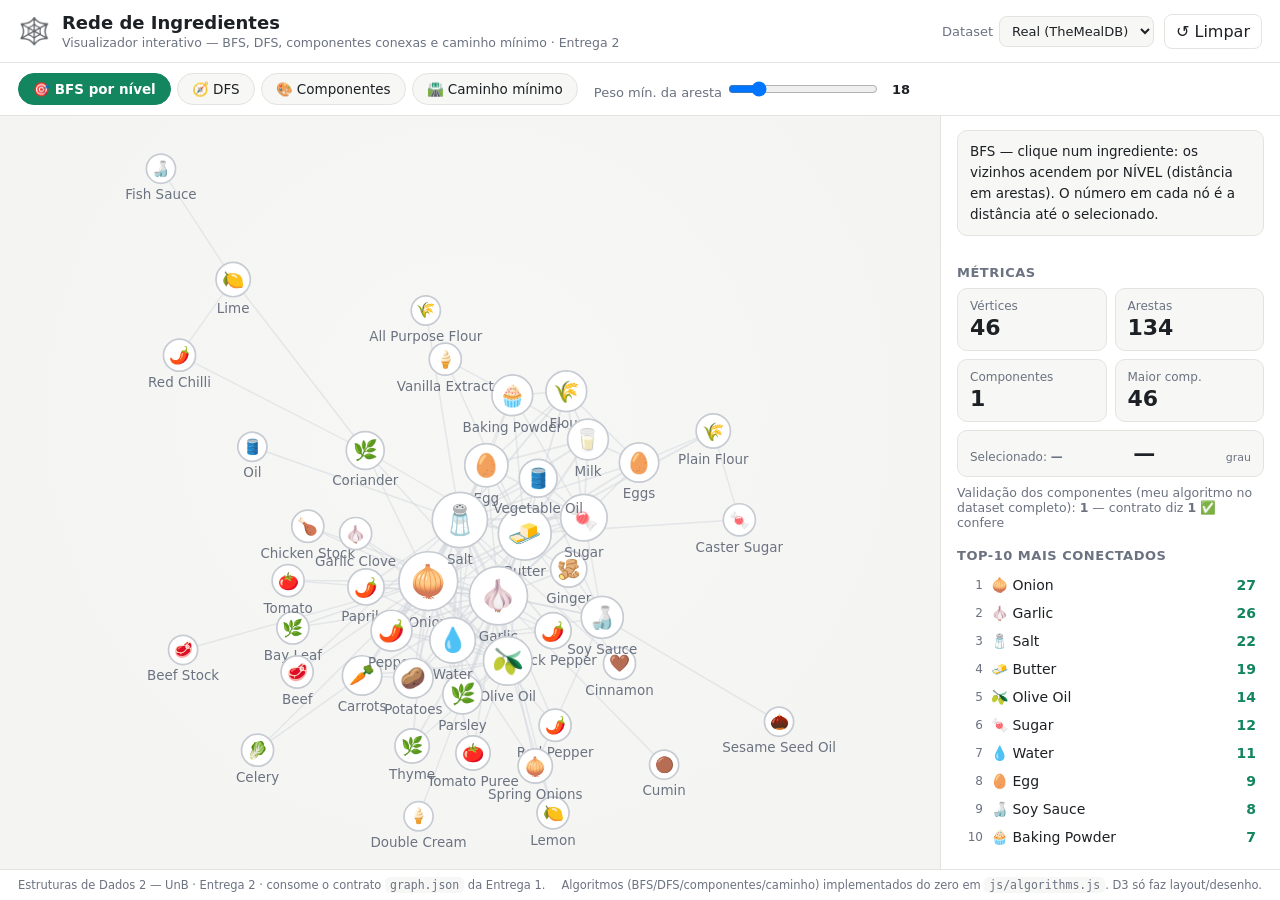
<file: app/index.html>
<!DOCTYPE html>
<html lang="pt-BR">
<head>
  <meta charset="utf-8">
  <meta name="viewport" content="width=device-width, initial-scale=1">
  <title>Rede de Ingredientes — Visualizador (Entrega 2)</title>
  <link rel="stylesheet" href="styles.css">
</head>
<body>
  <header class="topbar">
    <div class="brand">
      <span class="logo">🕸️</span>
      <div>
        <h1>Rede de Ingredientes</h1>
        <p class="sub">Visualizador interativo — BFS, DFS, componentes conexas e caminho mínimo · Entrega 2</p>
      </div>
    </div>
    <div class="ds">
      <label>Dataset
        <select id="dataset">
          <option value="real">Real (TheMealDB)</option>
          <option value="mock">Mock (didático)</option>
        </select>
      </label>
      <button id="reset" class="btn ghost" title="Limpar destaques e reenquadrar">↺ Limpar</button>
    </div>
  </header>

  <div class="toolbar">
    <div class="modes" role="tablist" aria-label="Modo">
      <button class="mode-btn on" data-mode="bfs">🎯 BFS por nível</button>
      <button class="mode-btn" data-mode="dfs">🧭 DFS</button>
      <button class="mode-btn" data-mode="components">🎨 Componentes</button>
      <button class="mode-btn" data-mode="path">🛣️ Caminho mínimo</button>
    </div>
    <div class="row" id="weight-row">
      <label>Peso mín. da aresta <input type="range" id="weight" min="1" max="40" value="6" step="1"></label>
      <span class="val" id="weight-val">6</span>
    </div>
  </div>

  <main class="layout">
    <section class="stage">
      <svg id="graph" aria-label="Grafo de ingredientes"></svg>
      <div id="status" class="status"></div>
    </section>

    <aside class="panel">
      <p class="help" id="mode-help"></p>
      <p class="info" id="bfs-info"></p>

      <div id="dfs-controls" class="block">
        <button id="run-dfs" class="btn primary">▶ Rodar DFS do nó selecionado</button>
      </div>
      <div id="orders" class="block orders">
        <div class="ord-wrap"><span class="ord-h">BFS (por nível)</span><div id="bfs-order" class="ord-list"></div></div>
        <div class="ord-wrap"><span class="ord-h">DFS (profundidade)</span><div id="dfs-order" class="ord-list"></div></div>
      </div>

      <div id="path-controls" class="block">
        <p class="info" id="path-info"></p>
        <button id="preset-path" class="btn ghost">Exemplo: do ovo ao açafrão</button>
      </div>

      <h2>Métricas</h2>
      <div class="cards">
        <div class="card"><span class="k">Vértices</span><span class="v" id="m-vertices">—</span></div>
        <div class="card"><span class="k">Arestas</span><span class="v" id="m-edges">—</span></div>
        <div class="card"><span class="k">Componentes</span><span class="v" id="m-components">—</span></div>
        <div class="card"><span class="k">Maior comp.</span><span class="v" id="m-largest">—</span></div>
        <div class="card wide"><span class="k">Selecionado: <b id="m-selected-name">—</b></span><span class="v" id="m-degree">—</span><span class="kk">grau</span></div>
      </div>
      <p class="validation" id="validation"></p>

      <h2>Top-10 mais conectados</h2>
      <ol class="topn" id="topn"></ol>

      <h2>Legenda</h2>
      <div class="legend">
        <span><i class="sw" style="background:#e8553e"></i>nível 0 (selecionado)</span>
        <span><i class="sw" style="background:#16a07a"></i>nível 1</span>
        <span><i class="sw" style="background:#3d7fd6"></i>nível 2</span>
        <span><i class="sw" style="background:#9b6dd6"></i>nível 3</span>
        <span><i class="sw" style="background:#c98a1a"></i>nível 4+</span>
        <span><i class="sw ring"></i>isolado</span>
      </div>
      <p class="meta" id="dataset-meta"></p>
    </aside>
  </main>

  <footer class="foot">
    <span>Estruturas de Dados 2 — UnB · Entrega 2 · consome o contrato <code>graph.json</code> da Entrega 1.</span>
    <span>Algoritmos (BFS/DFS/componentes/caminho) implementados do zero em <code>js/algorithms.js</code>. D3 só faz layout/desenho.</span>
  </footer>

  <script src="data/graph-bundle.js"></script>
  <script src="js/lib/d3.v7.min.js"></script>
  <script src="js/algorithms.js"></script>
  <script src="js/render.js"></script>
  <script src="js/app.js"></script>
</body>
</html>
</file>
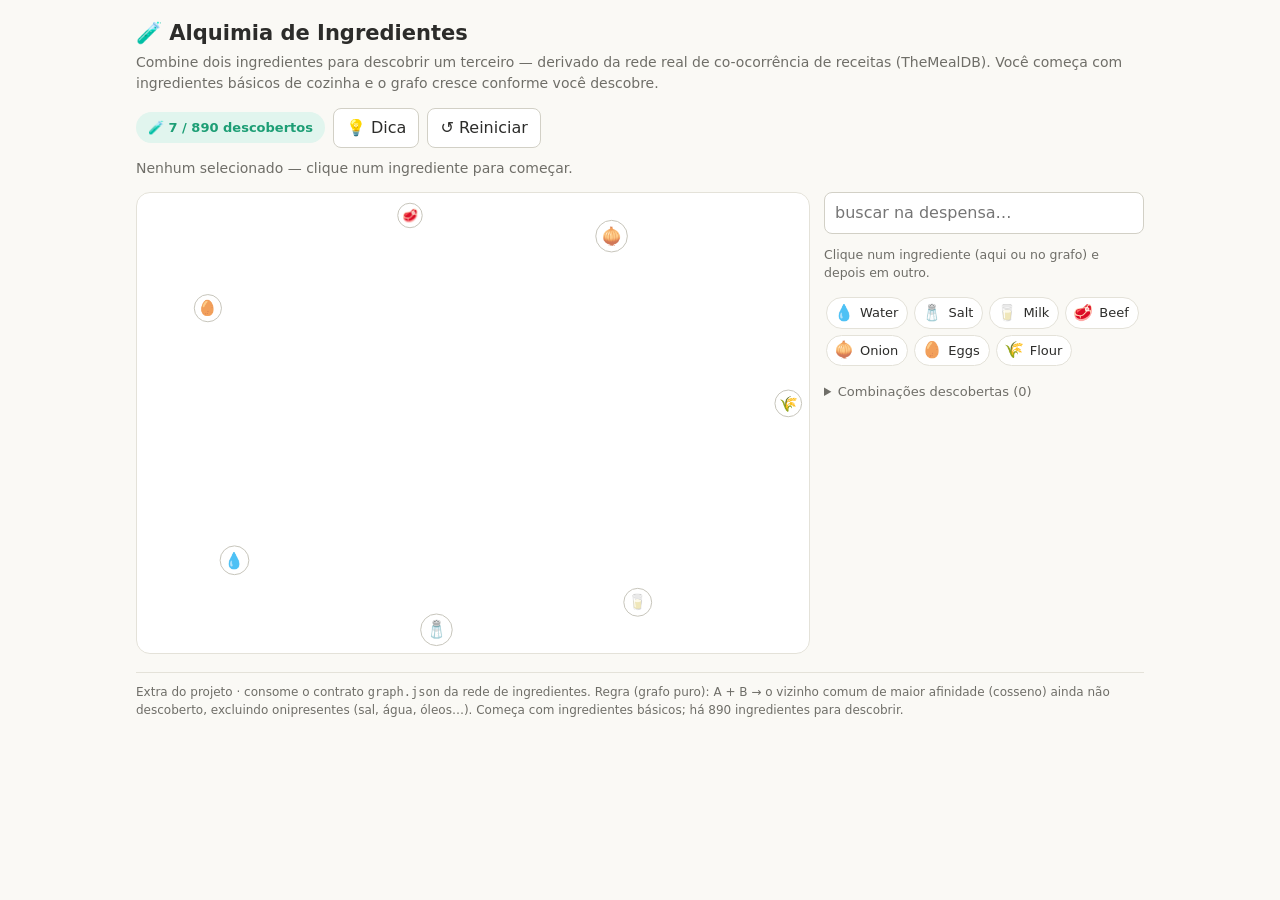
<file: game/game.html>
<!DOCTYPE html>
<html lang="pt-BR">
<head>
<meta charset="utf-8">
<meta name="viewport" content="width=device-width, initial-scale=1">
<title>Alquimia de Ingredientes — Rede de Receitas (Entrega 2 · preview)</title>
<style>
  :root{
    --bg:#faf9f5; --panel:#ffffff; --ink:#2c2c2a; --muted:#6f6e68;
    --line:#e4e2d9; --line2:#d2d0c6; --accent:#1d9e75; --accent-bg:#e1f5ee;
    --gold:#ba7517; --chip:#ffffff;
  }
  @media (prefers-color-scheme: dark){
    :root{
      --bg:#1a1a17; --panel:#222019; --ink:#e8e6dd; --muted:#a3a299;
      --line:#36352d; --line2:#4a483f; --accent:#5dcaa5; --accent-bg:#0f3a2e;
      --gold:#eda100; --chip:#26241d;
    }
  }
  *{box-sizing:border-box}
  body{margin:0;background:var(--bg);color:var(--ink);
       font-family:system-ui,-apple-system,"Segoe UI",Roboto,sans-serif;line-height:1.5}
  .wrap{max-width:1040px;margin:0 auto;padding:18px 16px 40px}
  h1{font-size:21px;font-weight:600;margin:0 0 2px;display:flex;gap:8px;align-items:center}
  .lead{color:var(--muted);font-size:14px;margin:0 0 14px}
  .bar{display:flex;flex-wrap:wrap;gap:8px;align-items:center;margin-bottom:10px}
  .pill{background:var(--accent-bg);color:var(--accent);font-weight:600;font-size:13px;
        padding:6px 12px;border-radius:999px}
  button{font:inherit;color:var(--ink);background:var(--panel);border:1px solid var(--line2);
         border-radius:8px;padding:7px 12px;cursor:pointer}
  button:hover{border-color:var(--accent)}
  button:active{transform:scale(.98)}
  .sel{font-size:14px;min-height:24px;margin-bottom:10px;color:var(--muted)}
  .sel b{color:var(--ink);font-weight:600}
  main{display:flex;gap:14px;align-items:flex-start;flex-wrap:wrap}
  .board{position:relative;flex:1 1 520px;min-width:300px;background:var(--panel);
         border:1px solid var(--line);border-radius:14px;overflow:hidden}
  canvas{display:block;width:100%;cursor:default}
  #toast{position:absolute;top:10px;left:50%;transform:translateX(-50%);
         background:var(--ink);color:var(--bg);font-size:13px;padding:8px 14px;border-radius:999px;
         opacity:0;transition:opacity .25s;pointer-events:none;white-space:nowrap;max-width:94%;overflow:hidden;text-overflow:ellipsis}
  #toast.show{opacity:.94}
  .side{flex:1 1 250px;min-width:230px;max-width:320px}
  #search{width:100%;padding:8px 10px;border:1px solid var(--line2);border-radius:8px;
          background:var(--panel);color:var(--ink);font:inherit;margin-bottom:10px}
  .pantry{display:flex;flex-wrap:wrap;gap:6px;max-height:340px;overflow:auto;padding:2px}
  .chip{display:flex;align-items:center;gap:6px;padding:5px 9px 5px 7px;border-radius:999px;
        background:var(--chip);border:1px solid var(--line);font-size:13px}
  .chip .ce{font-size:16px;line-height:1}
  .chip.sel{border-color:var(--accent);background:var(--accent-bg);color:var(--accent);font-weight:600}
  .log{margin-top:14px;font-size:13px}
  .log summary{cursor:pointer;color:var(--muted)}
  .logrow{padding:4px 2px;border-bottom:1px solid var(--line);font-size:14px}
  .foot{color:var(--muted);font-size:12px;margin-top:18px;border-top:1px solid var(--line);padding-top:10px}
  .help{color:var(--muted);font-size:12.5px;margin:2px 0 12px}
</style>
</head>
<body>
<div class="wrap">
  <h1>🧪 Alquimia de Ingredientes</h1>
  <p class="lead">Combine dois ingredientes para descobrir um terceiro — derivado da rede real de co-ocorrência de receitas (TheMealDB). Você começa com ingredientes básicos de cozinha e o grafo cresce conforme você descobre.</p>
  <div class="bar">
    <span class="pill" id="count">—</span>
    <button id="hint">💡 Dica</button>
    <button id="reset">↺ Reiniciar</button>
  </div>
  <div class="sel" id="sel"></div>
  <main>
    <section class="board"><canvas id="cv"></canvas><div id="toast"></div></section>
    <aside class="side">
      <input id="search" placeholder="buscar na despensa…" autocomplete="off">
      <div class="help">Clique num ingrediente (aqui ou no grafo) e depois em outro.</div>
      <div class="pantry" id="pantry"></div>
      <details class="log"><summary>Combinações descobertas (<span id="logcount">0</span>)</summary><div id="logbody"></div></details>
    </aside>
  </main>
  <p class="foot">Extra do projeto · consome o contrato <code>graph.json</code> da rede de ingredientes. Regra (grafo puro): A + B → o vizinho comum de maior afinidade (cosseno) ainda não descoberto, excluindo onipresentes (sal, água, óleos…). Começa com ingredientes básicos; há 890 ingredientes para descobrir.</p>
</div>

<script src="game_data.js"></script>
<script>
(function(){
"use strict";
const G = window.GAME_DATA;
const nodes = G.nodes;                       // {id,n,e,d}
const idx = {}; nodes.forEach((nd,i)=>idx[nd.id]=i);

// adjacência ponderada + grau ponderado
const adj  = nodes.map(()=>new Map());
const wdeg = new Array(nodes.length).fill(0);
let wmax = 1;
for(const ed of G.edges){ const a=ed[0],b=ed[1],w=ed[2];
  adj[a].set(b,w); adj[b].set(a,w); wdeg[a]+=w; wdeg[b]+=w; if(w>wmax)wmax=w; }

// vizinhos mais fortes (limita arestas desenhadas e a atração da física)
const topNbrs = adj.map(m=>[...m.entries()].sort((p,q)=>q[1]-p[1]).slice(0,6));

// raios por grau global
let dmin=Infinity,dmax=0; for(const nd of nodes){ if(nd.d<dmin)dmin=nd.d; if(nd.d>dmax)dmax=nd.d; }
const R = nodes.map(nd=>8 + 8*Math.sqrt((nd.d-dmin)/Math.max(1,(dmax-dmin))));

// "onipresentes": combináveis, mas nunca são RESULTADO (e são ingredientes-base)
const BLACK = new Set(['salt','water','pepper','black pepper','olive oil','vegetable oil','sunflower oil','oil','plain flour']
                .map(s=>idx[s]).filter(x=>x!=null));

// ---- regra de combinação (idêntica ao protótipo Python) -------------------
// score(C) = (w(A,C)/sqrt(Wa*Wc)) * (w(B,C)/sqrt(Wb*Wc)) ; C = vizinho comum, C∉{A,B,BLACK}
function combine(a,b){
  // Entre os vizinhos comuns de A e B (afinidade cosseno, excluindo
  // onipresentes), PREFERE o de maior afinidade que ainda NÃO foi descoberto —
  // assim cada combinação revela algo novo até esgotar o par. Só devolve um
  // já-descoberto quando não há mais nada novo na vizinhança.
  let bestNew=-1, bestNewSc=-1, bestAny=-1, bestAnySc=-1;
  for(const ent of adj[a]){ const c=ent[0], wac=ent[1];
    if(c===a||c===b||BLACK.has(c)) continue;
    const wbc = adj[b].get(c); if(wbc===undefined) continue;
    const sc = (wac/Math.sqrt(wdeg[a]*wdeg[c])) * (wbc/Math.sqrt(wdeg[b]*wdeg[c]));
    if(sc>bestAnySc){ bestAnySc=sc; bestAny=c; }
    if(!discSet.has(c) && sc>bestNewSc){ bestNewSc=sc; bestNew=c; }
  }
  return bestNew>=0 ? bestNew : bestAny; // -1 = sem reação (nenhum vizinho comum)
}

// ---- estado ---------------------------------------------------------------
// ingredientes-base: staples óbvios de cozinha. Por serem iniciais, não viram
// "resultado" de combinações estranhas. Poucos -> o grafo começa limpo e cresce.
const BASE = ['water','salt','milk','beef','onion','eggs','flour']
              .map(s=>idx[s]).filter(x=>x!=null);
let discSet, discList, P, selected=null, hovered=null, combosSeen, logCount=0, links, gameAdj;

// ---- canvas / física ------------------------------------------------------
const cv=document.getElementById('cv'), ctx=cv.getContext('2d');
let Wd=600, Hd=460, K=40, heat=0, dirty=true, temp=11;
const darkMQ = matchMedia('(prefers-color-scheme: dark)');
let COL={};
function palette(){
  const d=darkMQ.matches;
  COL = d
    ? {edge:'#615f54', nodeBg:'#3b3930', border:'#857f6e', text:'#ece9df', accent:'#6fd6ad', gold:'#f0b429'}
    : {edge:'#d0cec4', nodeBg:'#ffffff', border:'#c7c5bb', text:'#2c2c2a', accent:'#1d9e75', gold:'#ba7517'};
}
palette(); darkMQ.addEventListener('change',()=>{palette();dirty=true;kick();});

function recomputeK(){ K = Math.sqrt(Wd*Hd/Math.max(1,discList.length))*0.5; }
function resize(){
  const w = cv.parentElement.clientWidth || 600;
  Wd = Math.max(300, w); Hd = 460;
  const dpr = window.devicePixelRatio||1;
  cv.width = Wd*dpr; cv.height = Hd*dpr;
  cv.style.height = Hd+'px';
  ctx.setTransform(dpr,0,0,dpr,0,0);
  recomputeK(); heat=Math.max(heat,30); dirty=true; if(discList){ renderNow(0); } kick();
}
window.addEventListener('resize',resize);

function place(i,parents){
  let x=Wd/2+(Math.random()-.5)*60, y=Hd/2+(Math.random()-.5)*60;
  if(parents){ let sx=0,sy=0,c=0; for(const p of parents){ if(P[p]){sx+=P[p].x;sy+=P[p].y;c++;} }
    if(c){ x=sx/c+(Math.random()-.5)*36; y=sy/c+(Math.random()-.5)*36; } }
  P[i]={x,y,dx:0,dy:0,born:performance.now(),fixed:false};
}

function physics(){
  const N=discList.length; if(N<2) return;
  for(const i of discList){ P[i].dx=0; P[i].dy=0; }
  for(let a=0;a<N;a++){ const i=discList[a], pi=P[i];
    for(let b=a+1;b<N;b++){ const j=discList[b], pj=P[j];
      let dx=pi.x-pj.x, dy=pi.y-pj.y, dist=Math.hypot(dx,dy)||0.01;
      const rep=K*K/dist, ux=dx/dist, uy=dy/dist;
      pi.dx+=ux*rep; pi.dy+=uy*rep; pj.dx-=ux*rep; pj.dy-=uy*rep;
    }
  }
  for(const lk of links){ const pi=P[lk[0]], pj=P[lk[1]]; if(!pi||!pj) continue;
    let dx=pi.x-pj.x, dy=pi.y-pj.y, dist=Math.hypot(dx,dy)||0.01;
    const att=dist*dist/K*0.02*(0.6+lk[2]/wmax), ux=dx/dist, uy=dy/dist;
    pi.dx-=ux*att; pi.dy-=uy*att; pj.dx+=ux*att; pj.dy+=uy*att;
  }
  const cx=Wd/2, cy=Hd/2;
  for(const i of discList){ const p=P[i];
    p.dx+=(cx-p.x)*0.03; p.dy+=(cy-p.y)*0.03;        // gravidade ao centro
    if(p.fixed) continue;
    let d=Math.hypot(p.dx,p.dy)||0.01, m=Math.min(d,temp);
    p.x+=p.dx/d*m; p.y+=p.dy/d*m;
    // contenção ELÍPTICA (em vez de retângulo) → blob arredondado, sem cantos
    const ax=cx-R[i]-6, ay=cy-R[i]-6;
    let nx=(p.x-cx)/ax, ny=(p.y-cy)/ay, rr=Math.hypot(nx,ny);
    if(rr>1){ p.x=cx+nx/rr*ax; p.y=cy+ny/rr*ay; }
  }
}

function draw(){
  ctx.clearRect(0,0,Wd,Hd);
  const focusOn = (hovered!=null||selected!=null);
  ctx.lineWidth=1;
  for(const lk of links){ const a=lk[0], b=lk[1], pi=P[a], pj=P[b]; if(!pi||!pj) continue;
    const foc=(a===hovered||b===hovered||a===selected||b===selected);
    ctx.strokeStyle=foc?COL.accent:COL.edge; ctx.globalAlpha=foc?0.95:(focusOn?0.15:0.4);
    ctx.beginPath(); ctx.moveTo(pi.x,pi.y); ctx.lineTo(pj.x,pj.y); ctx.stroke();
  }
  ctx.globalAlpha=1;
  for(const i of discList){ const p=P[i]; let r=R[i];
    const age=performance.now()-(p.born||0); if(age<430){ const t=age/430; r*=0.35+0.65*(1-(1-t)*(1-t)); }
    const isFocus=(i===hovered||i===selected);
    const isNbr=(hovered!=null&&gameAdj[hovered].has(i))||(selected!=null&&gameAdj[selected].has(i));
    ctx.globalAlpha = (focusOn&&!isFocus&&!isNbr)?0.4:1;
    ctx.beginPath(); ctx.arc(p.x,p.y,r,0,6.2832); ctx.fillStyle=COL.nodeBg; ctx.fill();
    ctx.lineWidth=(i===selected)?3:(isFocus?2:1);
    ctx.strokeStyle=(i===selected)?COL.gold:(isFocus?COL.accent:COL.border); ctx.stroke();
    ctx.font=Math.max(12,r*1.1).toFixed(0)+'px sans-serif'; ctx.textAlign='center'; ctx.textBaseline='middle';
    ctx.fillText(nodes[i].e, p.x, p.y+1);
    if(isFocus||isNbr){ ctx.globalAlpha=1; ctx.font='12px sans-serif'; ctx.fillStyle=COL.text;
      ctx.fillText(nodes[i].n, p.x, p.y+r+10); }
    ctx.globalAlpha=1;
  }
}

let running=false;
function kick(){ if(!running){ running=true; requestAnimationFrame(loop); } }
function loop(){
  if(heat>0){ physics(); heat--; dirty=true; }
  if(dirty){ draw(); dirty=false; }
  if(heat>0){ requestAnimationFrame(loop); } else { running=false; }
}
// Desenho SÍNCRONO: nunca depende só do requestAnimationFrame (que fica pausado
// em abas ocultas e às vezes atrasa). Toda mudança de estado pinta na hora; o
// rAF só acrescenta a animação suave de acomodação quando a página está visível.
function renderNow(steps){ steps=steps||0; for(var s=0;s<steps;s++) physics(); draw(); dirty=false; }
document.addEventListener('visibilitychange',()=>{ if(!document.hidden){ heat=Math.max(heat,30); renderNow(0); kick(); } });

// ---- hit-testing / interação ---------------------------------------------
function nodeAt(x,y){
  let found=-1, fd=Infinity;
  for(const i of discList){ const p=P[i], dx=p.x-x, dy=p.y-y, d=dx*dx+dy*dy, rr=(R[i]+5)*(R[i]+5);
    if(d<=rr && d<fd){ fd=d; found=i; } }
  return found;
}
function toLocal(ev){ const r=cv.getBoundingClientRect(); return {x:(ev.clientX-r.left), y:(ev.clientY-r.top)}; }

let down=null, dragging=null, moved=false;
cv.addEventListener('pointerdown',ev=>{ const l=toLocal(ev); const i=nodeAt(l.x,l.y);
  down={i,x:l.x,y:l.y}; moved=false; if(i>=0){ cv.setPointerCapture(ev.pointerId); } });
cv.addEventListener('pointermove',ev=>{ const l=toLocal(ev);
  if(down){
    if(!moved && Math.hypot(l.x-down.x,l.y-down.y)>4){ moved=true; if(down.i>=0){ dragging=down.i; P[dragging].fixed=true; cv.style.cursor='grabbing'; } }
    if(dragging!=null){ P[dragging].x=l.x; P[dragging].y=l.y; renderNow(0); return; }
  }
  const h=nodeAt(l.x,l.y); if(h!==hovered){ hovered=h; cv.style.cursor=h>=0?'pointer':'default'; renderNow(0); }
});
function endPointer(){ if(dragging!=null){ P[dragging].fixed=false; dragging=null; cv.style.cursor='default'; heat=Math.max(heat,30); renderNow(0); kick(); }
  else if(down && !moved && down.i>=0){ handleClick(down.i); } down=null; }
cv.addEventListener('pointerup',endPointer);
cv.addEventListener('pointercancel',endPointer);
cv.addEventListener('pointerleave',()=>{ if(!down){ hovered=null; dirty=true; } });

// ---- combinar / descobrir -------------------------------------------------
function E(i){ return nodes[i].e; }
function handleClick(i){
  if(selected==null){ selected=i; }
  else if(selected===i){ selected=null; }
  else { const a=selected; selected=null; tryCombine(a,i); }
  updateSelUI(); renderNow(0); kick();
}
function tryCombine(a,b){
  const c=combine(a,b);
  if(c<0){ toast('🚫 '+nodes[a].n+' + '+nodes[b].n+' não reagiu'); return; }
  if(discSet.has(c)){ toast('♻️ '+E(a)+' + '+E(b)+' = '+E(c)+' '+nodes[c].n+' (já descoberto)'); pop(c); return; }
  discover(c,[a,b]); logAdd(a,b,c); toast('✨ Novo! '+E(a)+' + '+E(b)+' = '+E(c)+' '+nodes[c].n);
}
function discover(i,parents){ discSet.add(i); discList.push(i); place(i,parents);
  if(parents) for(const p of parents){ if(p===i) continue;     // arestas da ÁRVORE de descoberta
    const w=adj[i].get(p)||1; links.push([i,p,w]); gameAdj[i].add(p); gameAdj[p].add(i); }
  addChip(i); updateCount(); recomputeK(); heat=110; renderNow(8); kick(); }
function pop(i){ if(P[i]){ P[i].born=performance.now(); heat=Math.max(heat,30); renderNow(0); kick(); } }

// ---- despensa / busca / log ----------------------------------------------
const pantryEl=document.getElementById('pantry'), searchEl=document.getElementById('search');
const chipEls={};
function addChip(i){
  const b=document.createElement('button'); b.className='chip'; b.type='button'; b.title='grau '+nodes[i].d;
  b.innerHTML='<span class="ce">'+nodes[i].e+'</span><span class="cn">'+nodes[i].n+'</span>';
  b.addEventListener('click',()=>handleClick(i));
  chipEls[i]=b; pantryEl.appendChild(b); filterChip(b,i);
}
function filterChip(b,i){ const q=searchEl.value.trim().toLowerCase();
  b.style.display = (!q || nodes[i].n.toLowerCase().includes(q)) ? '' : 'none'; }
searchEl.addEventListener('input',()=>{ for(const i in chipEls) filterChip(chipEls[i],+i); });

const logBody=document.getElementById('logbody'), logCountEl=document.getElementById('logcount');
function logAdd(a,b,c){ const key=(a<b?a+'_'+b:b+'_'+a)+'_'+c; if(combosSeen.has(key)) return; combosSeen.add(key);
  const row=document.createElement('div'); row.className='logrow';
  row.textContent=E(a)+' '+nodes[a].n+'  +  '+E(b)+' '+nodes[b].n+'  =  '+E(c)+' '+nodes[c].n;
  logBody.prepend(row); logCount++; logCountEl.textContent=logCount; }

// ---- UI helpers -----------------------------------------------------------
const countEl=document.getElementById('count'), selEl=document.getElementById('sel');
function updateCount(){ countEl.textContent='🧪 '+discList.length+' / '+nodes.length+' descobertos'; }
function updateSelUI(){
  for(const i in chipEls) chipEls[i].classList.toggle('sel', (+i)===selected);
  selEl.innerHTML = selected==null
    ? 'Nenhum selecionado — clique num ingrediente para começar.'
    : 'Selecionado: <b>'+E(selected)+' '+nodes[selected].n+'</b> + ? &nbsp;<span style="color:var(--muted)">(clique em outro para combinar)</span>';
}
let toastT=null;
const toastEl=document.getElementById('toast');
function toast(msg){ toastEl.textContent=msg; toastEl.classList.add('show');
  clearTimeout(toastT); toastT=setTimeout(()=>toastEl.classList.remove('show'),2600); }

document.getElementById('hint').addEventListener('click',()=>{
  if(discList.length<2){ toast('💡 descubra mais alguns antes'); return; }
  for(let t=0;t<5000;t++){ const a=discList[(Math.random()*discList.length)|0], b=discList[(Math.random()*discList.length)|0];
    if(a===b) continue; const c=combine(a,b);
    if(c>=0 && !discSet.has(c)){ selected=null; pop(a); pop(b); toast('💡 Tente '+E(a)+' '+nodes[a].n+' + '+E(b)+' '+nodes[b].n); updateSelUI(); return; } }
  toast('💡 sem dica óbvia — experimente livremente!');
});
document.getElementById('reset').addEventListener('click',start);

function start(){
  discSet=new Set(); discList=[]; P={}; combosSeen=new Set(); selected=null; hovered=null;
  links=[]; gameAdj=nodes.map(()=>new Set());
  pantryEl.innerHTML=''; logBody.innerHTML=''; logCount=0; logCountEl.textContent='0';
  for(const k in chipEls) delete chipEls[k];
  resize();
  BASE.forEach(i=>{ discSet.add(i); discList.push(i); place(i,null); addChip(i); });
  recomputeK(); updateCount(); updateSelUI(); heat=70; renderNow(90); kick();
}

start();
})();
</script>
</body>
</html>
</file>
<file: app/styles.css>
/* Entrega 2 — estilo limpo e legível (foco em clareza pra banca). */
:root{
  --bg:#0f1115; --panel:#171a21; --panel2:#1d212a; --line:#272c37;
  --ink:#e7e9ee; --muted:#9aa0ad; --accent:#16a07a; --accent-2:#3d7fd6;
  --node-bg:#262b36; --node-stroke:#4a515f; --sel:#ffffff;
  --link:#3a4150; --link-active:#16a07a; --path:#f0b429;
  --radius:10px; --shadow:0 2px 14px rgba(0,0,0,.25);
}
@media (prefers-color-scheme: light){
  :root{
    --bg:#f4f5f3; --panel:#ffffff; --panel2:#f7f8f6; --line:#e3e4df;
    --ink:#1d2024; --muted:#6b7280; --accent:#13855f; --accent-2:#2f6fc4;
    --node-bg:#ffffff; --node-stroke:#c7cbd2; --sel:#1d2024;
    --link:#d2d6dd; --link-active:#13855f; --path:#b5781a;
    --shadow:0 2px 12px rgba(0,0,0,.08);
  }
}
*{box-sizing:border-box}
html,body{height:100%}
body{margin:0;background:var(--bg);color:var(--ink);
  font-family:system-ui,-apple-system,"Segoe UI",Roboto,sans-serif;display:flex;flex-direction:column;height:100vh}

/* topbar */
.topbar{display:flex;align-items:center;justify-content:space-between;gap:12px;
  padding:12px 18px;background:var(--panel);border-bottom:1px solid var(--line)}
.brand{display:flex;align-items:center;gap:12px}
.logo{font-size:26px}
.topbar h1{margin:0;font-size:18px;font-weight:600}
.sub{margin:2px 0 0;font-size:12.5px;color:var(--muted)}
.ds{display:flex;align-items:center;gap:10px}
.ds label{font-size:13px;color:var(--muted);display:flex;gap:6px;align-items:center}
select,.btn{font:inherit;color:var(--ink);background:var(--panel2);border:1px solid var(--line);
  border-radius:8px;padding:7px 11px;cursor:pointer}
select{padding:6px 8px}
.btn:hover{border-color:var(--accent)}
.btn.primary{background:var(--accent);color:#fff;border-color:var(--accent);font-weight:600}
.btn.primary:hover{filter:brightness(1.08)}
.btn.ghost{background:transparent}

/* toolbar */
.toolbar{display:flex;align-items:center;gap:16px;flex-wrap:wrap;
  padding:10px 18px;background:var(--panel);border-bottom:1px solid var(--line)}
.modes{display:flex;gap:6px;flex-wrap:wrap}
.mode-btn{font:inherit;background:var(--panel2);color:var(--ink);border:1px solid var(--line);
  border-radius:999px;padding:7px 14px;cursor:pointer;font-size:13.5px}
.mode-btn:hover{border-color:var(--accent)}
.mode-btn.on{background:var(--accent);color:#fff;border-color:var(--accent);font-weight:600}
.row{display:flex;align-items:center;gap:10px;font-size:13px;color:var(--muted)}
.row input[type=range]{width:150px}
.row .val{min-width:22px;text-align:center;color:var(--ink);font-weight:600}

/* layout */
.layout{flex:1;display:flex;min-height:0}
.stage{position:relative;flex:1;min-width:0;background:
  radial-gradient(circle at 50% 40%, var(--panel2), var(--bg) 80%)}
#graph{width:100%;height:100%;display:block}
.panel{width:340px;flex:none;overflow:auto;background:var(--panel);border-left:1px solid var(--line);padding:14px 16px}
.panel h2{font-size:13px;text-transform:uppercase;letter-spacing:.04em;color:var(--muted);
  margin:18px 0 8px;font-weight:600}
.help{font-size:13.5px;line-height:1.55;background:var(--panel2);border:1px solid var(--line);
  border-radius:var(--radius);padding:10px 12px;margin:0 0 10px}
.info{font-size:13px;color:var(--muted);margin:8px 0;min-height:1px}
.block{margin:10px 0}
.orders .ord-wrap{margin:6px 0}
.ord-h{font-size:11.5px;color:var(--muted);text-transform:uppercase;letter-spacing:.03em}
.ord-list{font-size:16px;line-height:1.8;word-break:break-word}
.ord{display:inline-block;margin-right:2px}
.ord-list .ord:nth-child(1){font-weight:700}

/* metric cards */
.cards{display:grid;grid-template-columns:1fr 1fr;gap:8px}
.card{background:var(--panel2);border:1px solid var(--line);border-radius:var(--radius);
  padding:10px 12px;display:flex;flex-direction:column;gap:2px}
.card.wide{grid-column:1/-1;flex-direction:row;align-items:baseline;justify-content:space-between;flex-wrap:wrap}
.card .k{font-size:12px;color:var(--muted)}
.card .kk{font-size:11px;color:var(--muted)}
.card .v{font-size:22px;font-weight:700}
.card.wide .v{font-size:22px}
.validation{font-size:12.5px;color:var(--muted);margin:8px 0 0}

/* top-N */
.topn{list-style:none;margin:6px 0 0;padding:0}
.topn li{display:flex;align-items:center;gap:8px;padding:6px 8px;border-radius:8px;cursor:pointer;font-size:14px}
.topn li:hover{background:var(--panel2)}
.topn .rk{width:18px;color:var(--muted);font-size:12px;text-align:right}
.topn .dg{margin-left:auto;font-weight:700;color:var(--accent)}

/* legend */
.legend{display:flex;flex-direction:column;gap:6px;font-size:12.5px;color:var(--muted)}
.legend span{display:flex;align-items:center;gap:8px}
.sw{width:13px;height:13px;border-radius:50%;display:inline-block}
.sw.ring{background:transparent;border:2px dashed var(--accent-2)}
.meta{font-size:11.5px;color:var(--muted);margin-top:12px;border-top:1px solid var(--line);padding-top:8px}

/* svg graph elements */
.link{stroke:var(--link);opacity:.5}
.link.active{stroke:var(--link-active);opacity:.95}
.link.path{stroke:var(--path);opacity:1;stroke-width:3.5}
.node{cursor:pointer}
.node .emoji{pointer-events:none;user-select:none}
.node .label{font-size:11px;fill:var(--muted);pointer-events:none}
.node.sel .label{fill:var(--ink);font-weight:600}
.node .badge{font-size:11px;font-weight:700;fill:#fff;paint-order:stroke;
  stroke:rgba(0,0,0,.55);stroke-width:3px;pointer-events:none;dominant-baseline:central}
.node.faded{opacity:.18}
.node.isolated .dot{stroke-dasharray:3 3}

/* footer + status */
.foot{display:flex;justify-content:space-between;gap:12px;flex-wrap:wrap;
  padding:8px 18px;background:var(--panel);border-top:1px solid var(--line);font-size:11.5px;color:var(--muted)}
.foot code{background:var(--panel2);padding:1px 5px;border-radius:5px}
.status{position:absolute;left:50%;top:14px;transform:translateX(-50%);
  background:var(--ink);color:var(--bg);font-size:13px;padding:8px 14px;border-radius:999px;
  opacity:0;transition:opacity .2s;pointer-events:none;box-shadow:var(--shadow)}
.status.show{opacity:.95}

@media (max-width:820px){
  .panel{width:300px}
}
</file>
